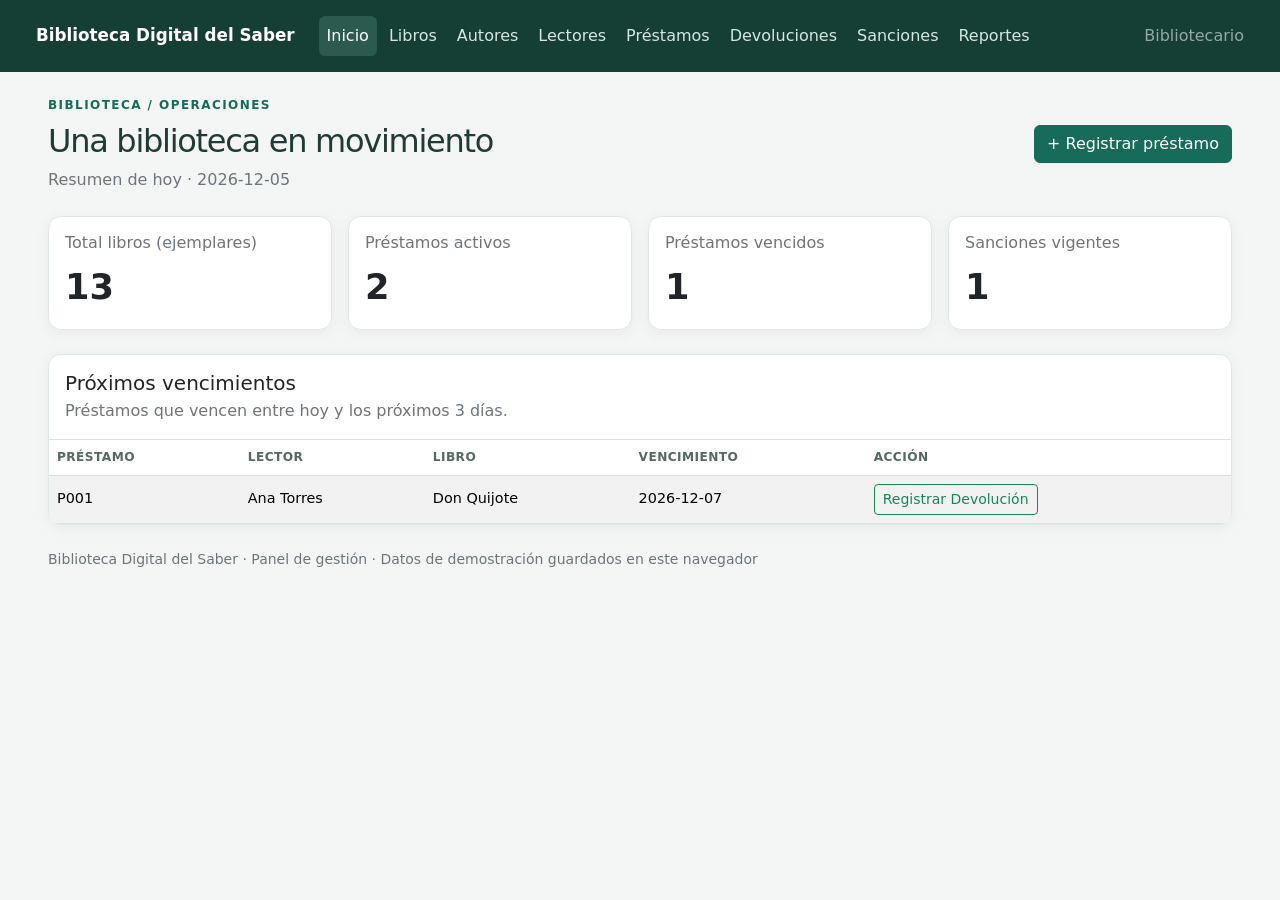
<file: index.html>
<!doctype html>
<html lang="es">
<head>
  <meta charset="utf-8">
  <meta name="viewport" content="width=device-width, initial-scale=1">
  <title>Inicio · Biblioteca Digital del Saber</title>
  <link href="https://cdn.jsdelivr.net/npm/bootstrap@5.3.8/dist/css/bootstrap.min.css" rel="stylesheet" integrity="sha384-sRIl4kxILFvY47J16cr9ZwB07vP4J8+LH7qKQnuqkuIAvNWLzeN8tE5YBujZqJLB" crossorigin="anonymous">
  <link rel="stylesheet" href="src/css/biblioteca.css">
  <script defer src="https://cdn.jsdelivr.net/npm/bootstrap@5.3.8/dist/js/bootstrap.bundle.min.js" integrity="sha384-FKyoEForCGlyvwx9Hj09JcYn3nv7wiPVlz7YYwJrWVcXK/BmnVDxM+D2scQbITxI" crossorigin="anonymous"></script>
  <script defer src="src/js/biblioteca.js"></script>
</head>
<body data-page="index">
  <a class="visually-hidden-focusable p-3" href="#contenido">Saltar al contenido</a>
  <header id="cabecera"></header>
  <main id="contenido" class="container-fluid px-lg-5 py-4" tabindex="-1">
    <div id="avisos" aria-live="polite"></div>
    <div id="vista"></div>
    <noscript><p class="alert alert-warning">Activa JavaScript para gestionar la biblioteca.</p></noscript>
  </main>
  <footer class="container-fluid px-lg-5 pb-4 text-secondary small">Biblioteca Digital del Saber · Panel de gestión · Datos de demostración guardados en este navegador</footer>
  <div id="modal-container"></div>
</body>
</html>
</file>
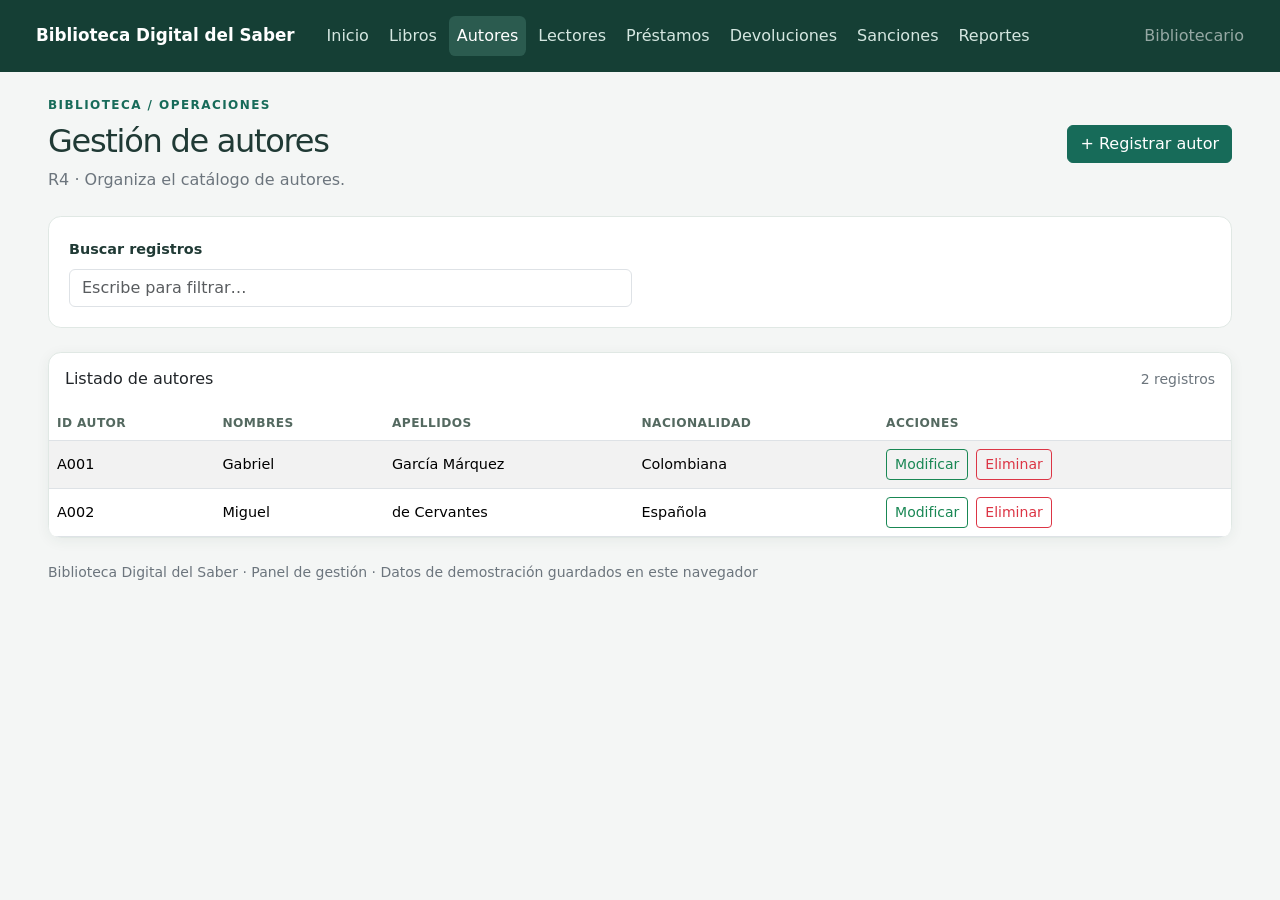
<file: src/pags/autores.html>
<!doctype html>
<html lang="es">
<head>
  <meta charset="utf-8">
  <meta name="viewport" content="width=device-width, initial-scale=1">
  <title>Autores · Biblioteca Digital del Saber</title>
  <link href="https://cdn.jsdelivr.net/npm/bootstrap@5.3.8/dist/css/bootstrap.min.css" rel="stylesheet" integrity="sha384-sRIl4kxILFvY47J16cr9ZwB07vP4J8+LH7qKQnuqkuIAvNWLzeN8tE5YBujZqJLB" crossorigin="anonymous">
  <link rel="stylesheet" href="../css/biblioteca.css">
  <script defer src="https://cdn.jsdelivr.net/npm/bootstrap@5.3.8/dist/js/bootstrap.bundle.min.js" integrity="sha384-FKyoEForCGlyvwx9Hj09JcYn3nv7wiPVlz7YYwJrWVcXK/BmnVDxM+D2scQbITxI" crossorigin="anonymous"></script>
  <script defer src="../js/biblioteca.js"></script>
</head>
<body data-page="autores">
  <a class="visually-hidden-focusable p-3" href="#contenido">Saltar al contenido</a>
  <header id="cabecera"></header>
  <main id="contenido" class="container-fluid px-lg-5 py-4" tabindex="-1">
    <div id="avisos" aria-live="polite"></div>
    <div id="vista"></div>
    <noscript><p class="alert alert-warning">Activa JavaScript para gestionar la biblioteca.</p></noscript>
  </main>
  <footer class="container-fluid px-lg-5 pb-4 text-secondary small">Biblioteca Digital del Saber · Panel de gestión · Datos de demostración guardados en este navegador</footer>
  <div id="modal-container"></div>
</body>
</html>
</file>
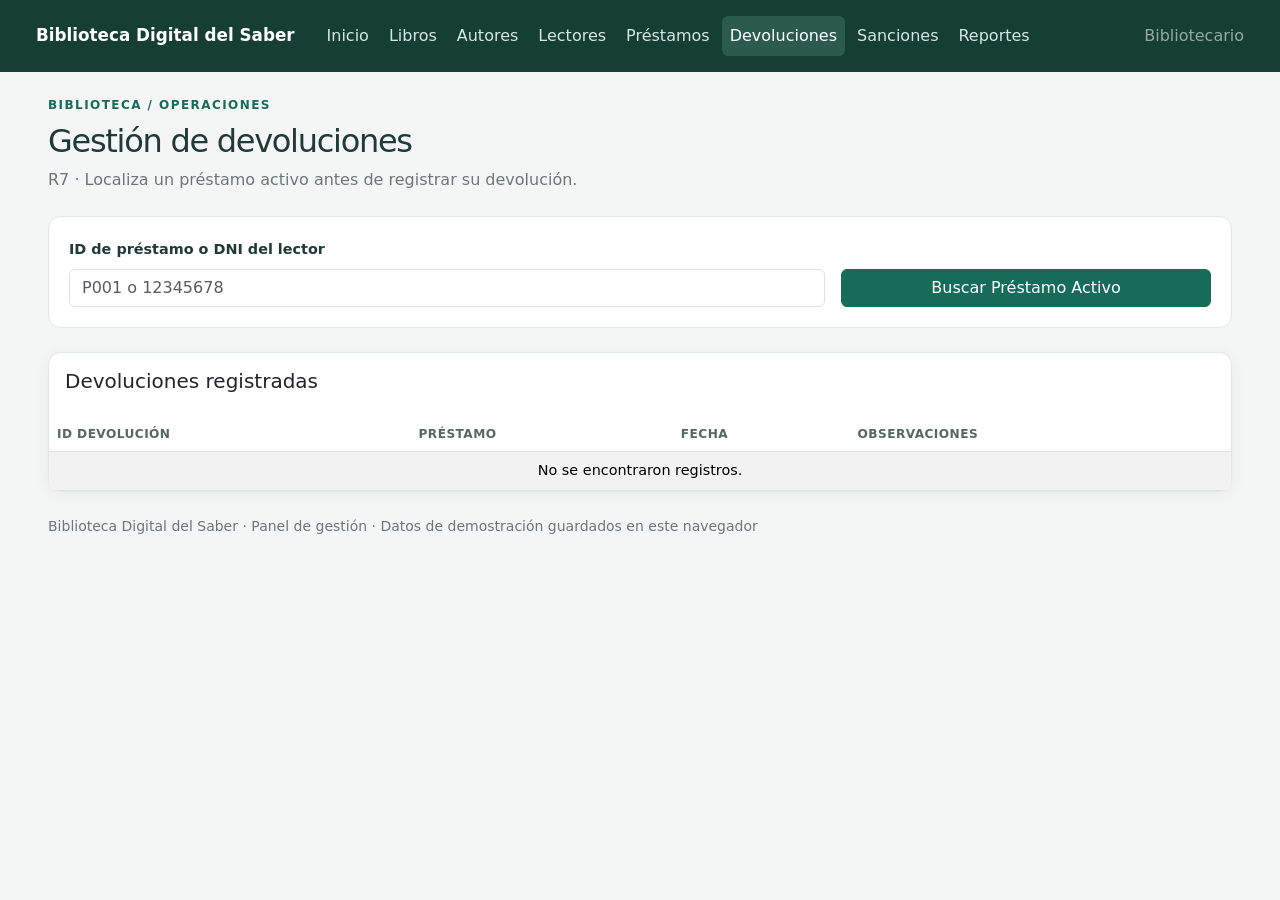
<file: src/pags/devoluciones.html>
<!doctype html>
<html lang="es">
<head>
  <meta charset="utf-8">
  <meta name="viewport" content="width=device-width, initial-scale=1">
  <title>Devoluciones · Biblioteca Digital del Saber</title>
  <link href="https://cdn.jsdelivr.net/npm/bootstrap@5.3.8/dist/css/bootstrap.min.css" rel="stylesheet" integrity="sha384-sRIl4kxILFvY47J16cr9ZwB07vP4J8+LH7qKQnuqkuIAvNWLzeN8tE5YBujZqJLB" crossorigin="anonymous">
  <link rel="stylesheet" href="../css/biblioteca.css">
  <script defer src="https://cdn.jsdelivr.net/npm/bootstrap@5.3.8/dist/js/bootstrap.bundle.min.js" integrity="sha384-FKyoEForCGlyvwx9Hj09JcYn3nv7wiPVlz7YYwJrWVcXK/BmnVDxM+D2scQbITxI" crossorigin="anonymous"></script>
  <script defer src="../js/biblioteca.js"></script>
</head>
<body data-page="devoluciones">
  <a class="visually-hidden-focusable p-3" href="#contenido">Saltar al contenido</a>
  <header id="cabecera"></header>
  <main id="contenido" class="container-fluid px-lg-5 py-4" tabindex="-1">
    <div id="avisos" aria-live="polite"></div>
    <div id="vista"></div>
    <noscript><p class="alert alert-warning">Activa JavaScript para gestionar la biblioteca.</p></noscript>
  </main>
  <footer class="container-fluid px-lg-5 pb-4 text-secondary small">Biblioteca Digital del Saber · Panel de gestión · Datos de demostración guardados en este navegador</footer>
  <div id="modal-container"></div>
</body>
</html>
</file>
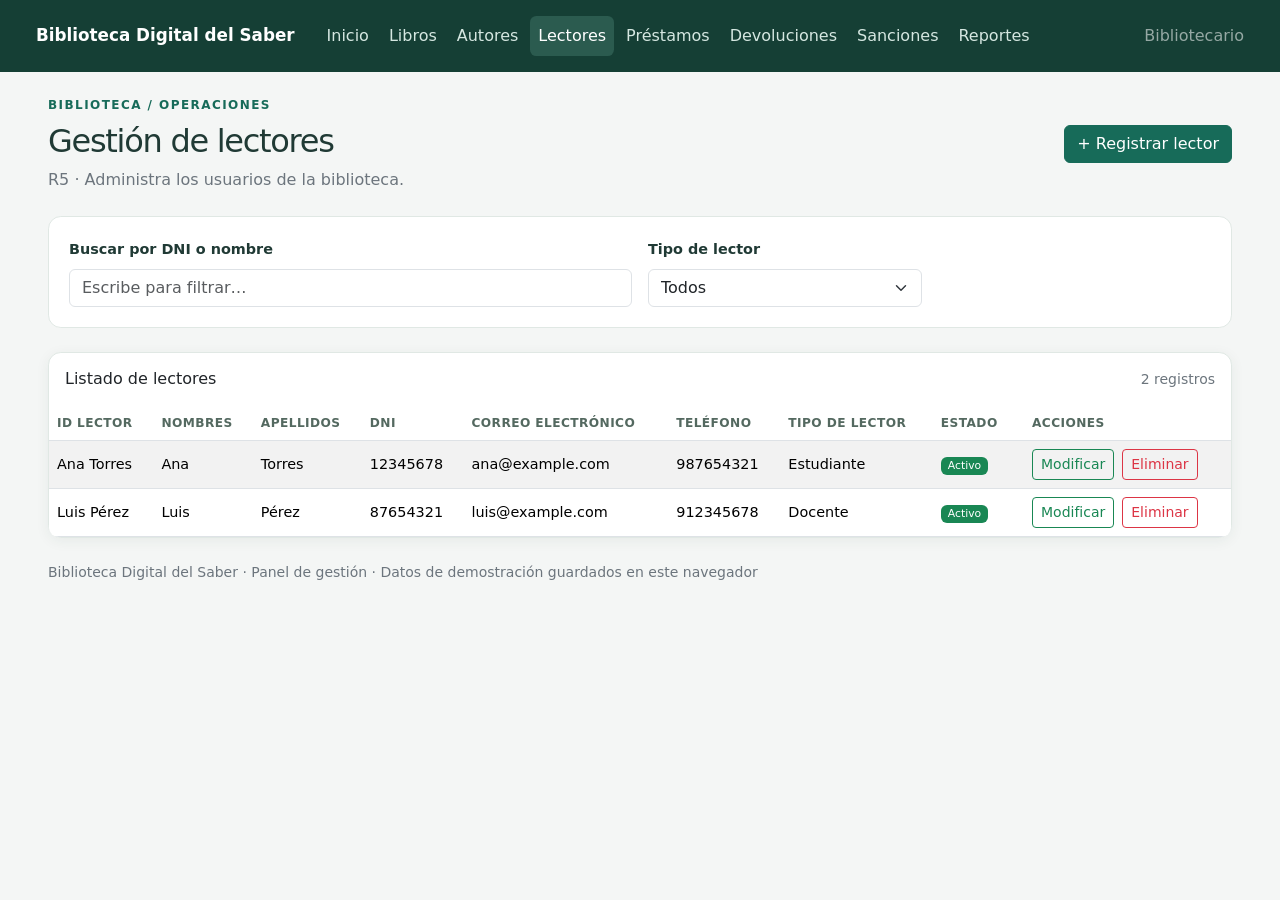
<file: src/pags/lectores.html>
<!doctype html>
<html lang="es">
<head>
  <meta charset="utf-8">
  <meta name="viewport" content="width=device-width, initial-scale=1">
  <title>Lectores · Biblioteca Digital del Saber</title>
  <link href="https://cdn.jsdelivr.net/npm/bootstrap@5.3.8/dist/css/bootstrap.min.css" rel="stylesheet" integrity="sha384-sRIl4kxILFvY47J16cr9ZwB07vP4J8+LH7qKQnuqkuIAvNWLzeN8tE5YBujZqJLB" crossorigin="anonymous">
  <link rel="stylesheet" href="../css/biblioteca.css">
  <script defer src="https://cdn.jsdelivr.net/npm/bootstrap@5.3.8/dist/js/bootstrap.bundle.min.js" integrity="sha384-FKyoEForCGlyvwx9Hj09JcYn3nv7wiPVlz7YYwJrWVcXK/BmnVDxM+D2scQbITxI" crossorigin="anonymous"></script>
  <script defer src="../js/biblioteca.js"></script>
</head>
<body data-page="lectores">
  <a class="visually-hidden-focusable p-3" href="#contenido">Saltar al contenido</a>
  <header id="cabecera"></header>
  <main id="contenido" class="container-fluid px-lg-5 py-4" tabindex="-1">
    <div id="avisos" aria-live="polite"></div>
    <div id="vista"></div>
    <noscript><p class="alert alert-warning">Activa JavaScript para gestionar la biblioteca.</p></noscript>
  </main>
  <footer class="container-fluid px-lg-5 pb-4 text-secondary small">Biblioteca Digital del Saber · Panel de gestión · Datos de demostración guardados en este navegador</footer>
  <div id="modal-container"></div>
</body>
</html>
</file>
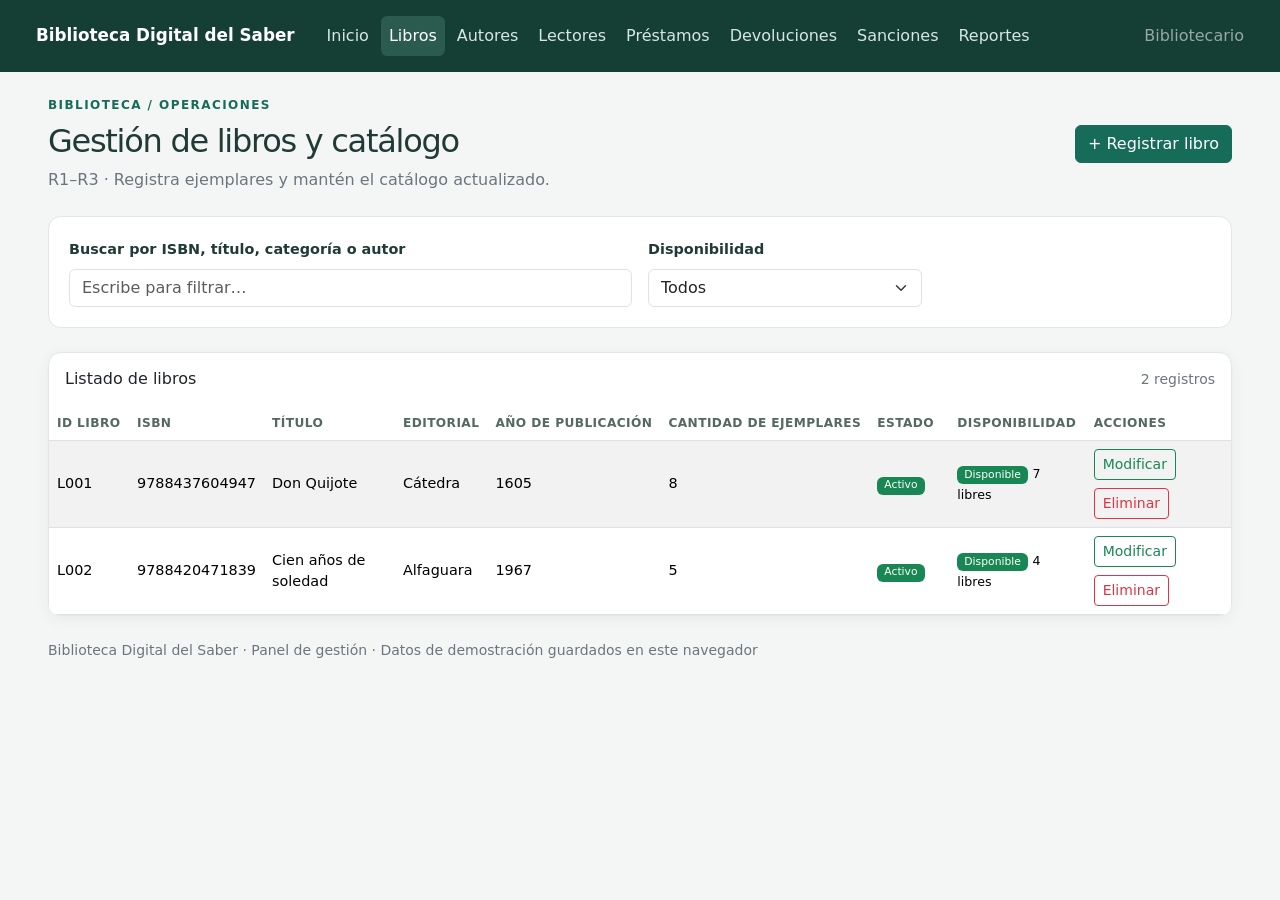
<file: src/pags/libros.html>
<!doctype html>
<html lang="es">
<head>
  <meta charset="utf-8">
  <meta name="viewport" content="width=device-width, initial-scale=1">
  <title>Libros y catálogo · Biblioteca Digital del Saber</title>
  <link href="https://cdn.jsdelivr.net/npm/bootstrap@5.3.8/dist/css/bootstrap.min.css" rel="stylesheet" integrity="sha384-sRIl4kxILFvY47J16cr9ZwB07vP4J8+LH7qKQnuqkuIAvNWLzeN8tE5YBujZqJLB" crossorigin="anonymous">
  <link rel="stylesheet" href="../css/biblioteca.css">
  <script defer src="https://cdn.jsdelivr.net/npm/bootstrap@5.3.8/dist/js/bootstrap.bundle.min.js" integrity="sha384-FKyoEForCGlyvwx9Hj09JcYn3nv7wiPVlz7YYwJrWVcXK/BmnVDxM+D2scQbITxI" crossorigin="anonymous"></script>
  <script defer src="../js/biblioteca.js"></script>
</head>
<body data-page="libros">
  <a class="visually-hidden-focusable p-3" href="#contenido">Saltar al contenido</a>
  <header id="cabecera"></header>
  <main id="contenido" class="container-fluid px-lg-5 py-4" tabindex="-1">
    <div id="avisos" aria-live="polite"></div>
    <div id="vista"></div>
    <noscript><p class="alert alert-warning">Activa JavaScript para gestionar la biblioteca.</p></noscript>
  </main>
  <footer class="container-fluid px-lg-5 pb-4 text-secondary small">Biblioteca Digital del Saber · Panel de gestión · Datos de demostración guardados en este navegador</footer>
  <div id="modal-container"></div>
</body>
</html>
</file>
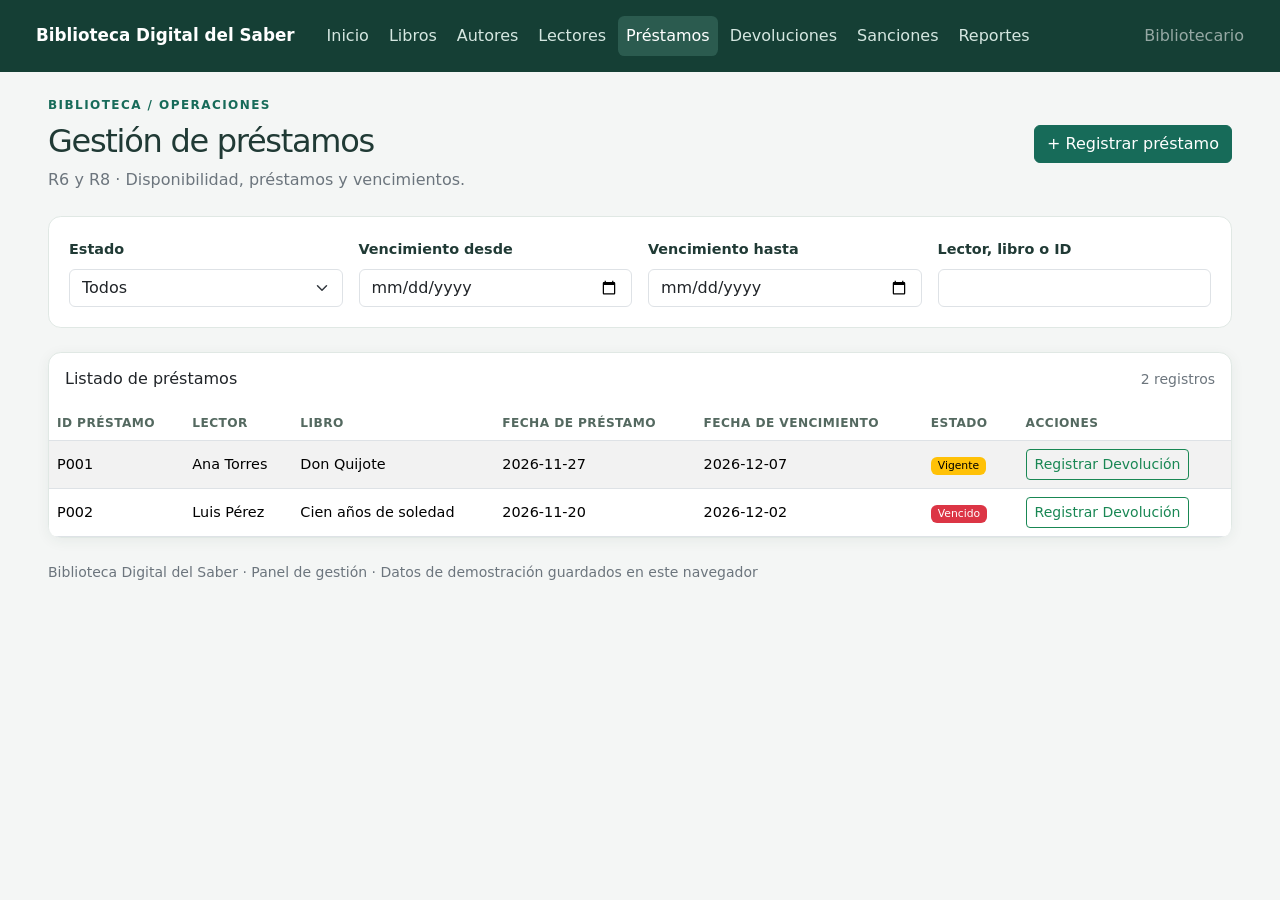
<file: src/pags/prestamos.html>
<!doctype html>
<html lang="es">
<head>
  <meta charset="utf-8">
  <meta name="viewport" content="width=device-width, initial-scale=1">
  <title>Préstamos · Biblioteca Digital del Saber</title>
  <link href="https://cdn.jsdelivr.net/npm/bootstrap@5.3.8/dist/css/bootstrap.min.css" rel="stylesheet" integrity="sha384-sRIl4kxILFvY47J16cr9ZwB07vP4J8+LH7qKQnuqkuIAvNWLzeN8tE5YBujZqJLB" crossorigin="anonymous">
  <link rel="stylesheet" href="../css/biblioteca.css">
  <script defer src="https://cdn.jsdelivr.net/npm/bootstrap@5.3.8/dist/js/bootstrap.bundle.min.js" integrity="sha384-FKyoEForCGlyvwx9Hj09JcYn3nv7wiPVlz7YYwJrWVcXK/BmnVDxM+D2scQbITxI" crossorigin="anonymous"></script>
  <script defer src="../js/biblioteca.js"></script>
</head>
<body data-page="prestamos">
  <a class="visually-hidden-focusable p-3" href="#contenido">Saltar al contenido</a>
  <header id="cabecera"></header>
  <main id="contenido" class="container-fluid px-lg-5 py-4" tabindex="-1">
    <div id="avisos" aria-live="polite"></div>
    <div id="vista"></div>
    <noscript><p class="alert alert-warning">Activa JavaScript para gestionar la biblioteca.</p></noscript>
  </main>
  <footer class="container-fluid px-lg-5 pb-4 text-secondary small">Biblioteca Digital del Saber · Panel de gestión · Datos de demostración guardados en este navegador</footer>
  <div id="modal-container"></div>
</body>
</html>
</file>
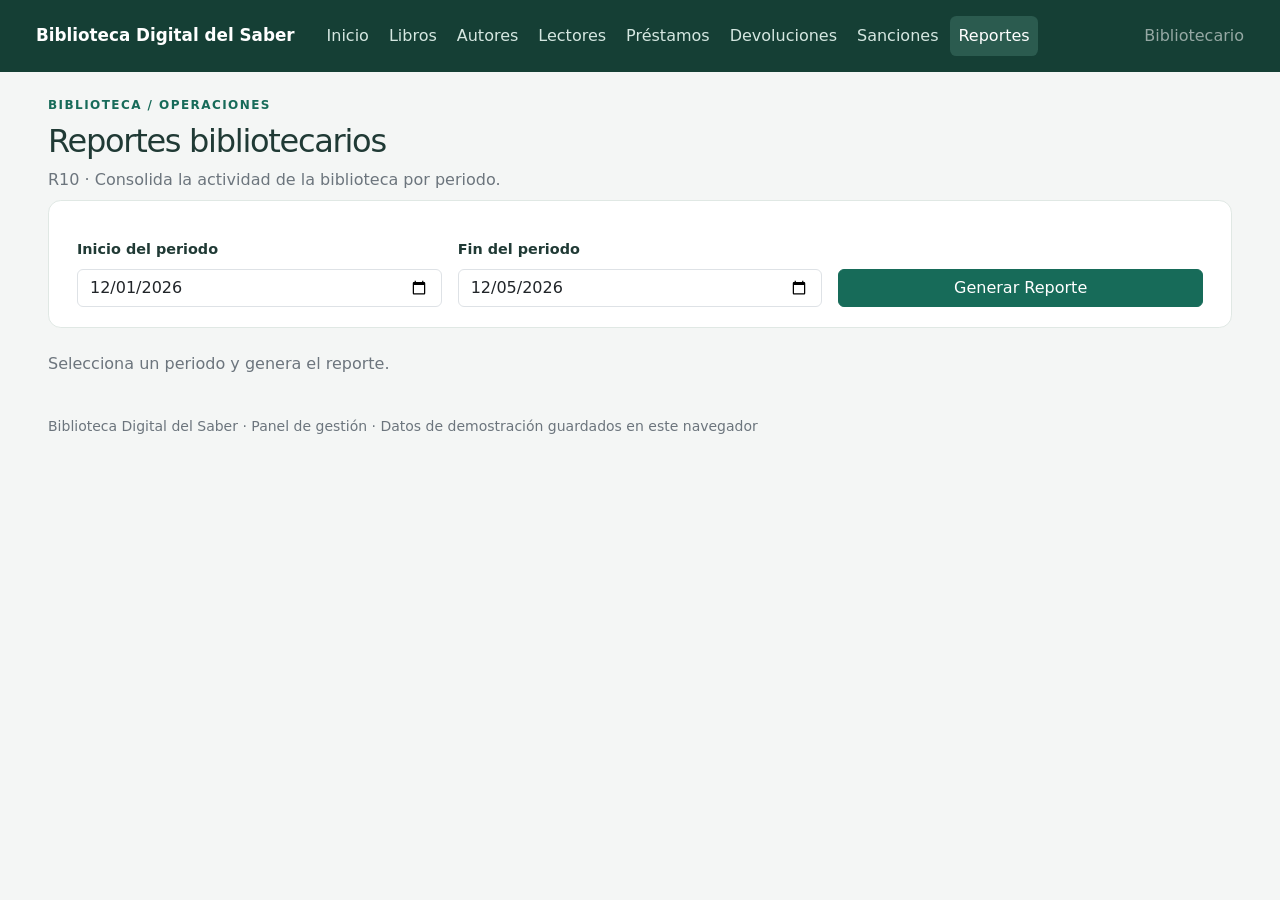
<file: src/pags/reportes.html>
<!doctype html>
<html lang="es">
<head>
  <meta charset="utf-8">
  <meta name="viewport" content="width=device-width, initial-scale=1">
  <title>Reportes · Biblioteca Digital del Saber</title>
  <link href="https://cdn.jsdelivr.net/npm/bootstrap@5.3.8/dist/css/bootstrap.min.css" rel="stylesheet" integrity="sha384-sRIl4kxILFvY47J16cr9ZwB07vP4J8+LH7qKQnuqkuIAvNWLzeN8tE5YBujZqJLB" crossorigin="anonymous">
  <link rel="stylesheet" href="../css/biblioteca.css">
  <script defer src="https://cdn.jsdelivr.net/npm/bootstrap@5.3.8/dist/js/bootstrap.bundle.min.js" integrity="sha384-FKyoEForCGlyvwx9Hj09JcYn3nv7wiPVlz7YYwJrWVcXK/BmnVDxM+D2scQbITxI" crossorigin="anonymous"></script>
  <script defer src="../js/biblioteca.js"></script>
</head>
<body data-page="reportes">
  <a class="visually-hidden-focusable p-3" href="#contenido">Saltar al contenido</a>
  <header id="cabecera"></header>
  <main id="contenido" class="container-fluid px-lg-5 py-4" tabindex="-1">
    <div id="avisos" aria-live="polite"></div>
    <div id="vista"></div>
    <noscript><p class="alert alert-warning">Activa JavaScript para gestionar la biblioteca.</p></noscript>
  </main>
  <footer class="container-fluid px-lg-5 pb-4 text-secondary small">Biblioteca Digital del Saber · Panel de gestión · Datos de demostración guardados en este navegador</footer>
  <div id="modal-container"></div>
</body>
</html>
</file>
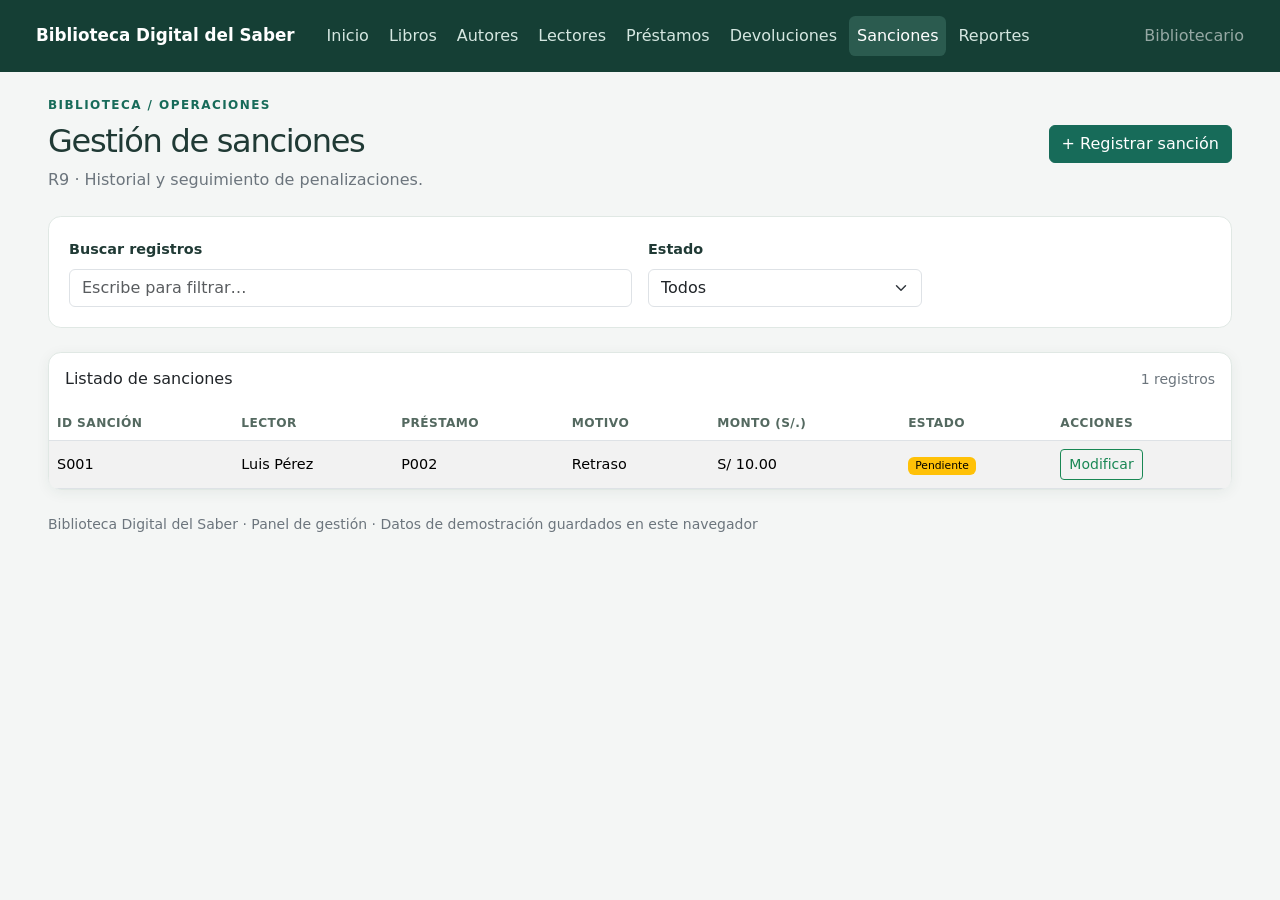
<file: src/pags/sanciones.html>
<!doctype html>
<html lang="es">
<head>
  <meta charset="utf-8">
  <meta name="viewport" content="width=device-width, initial-scale=1">
  <title>Sanciones · Biblioteca Digital del Saber</title>
  <link href="https://cdn.jsdelivr.net/npm/bootstrap@5.3.8/dist/css/bootstrap.min.css" rel="stylesheet" integrity="sha384-sRIl4kxILFvY47J16cr9ZwB07vP4J8+LH7qKQnuqkuIAvNWLzeN8tE5YBujZqJLB" crossorigin="anonymous">
  <link rel="stylesheet" href="../css/biblioteca.css">
  <script defer src="https://cdn.jsdelivr.net/npm/bootstrap@5.3.8/dist/js/bootstrap.bundle.min.js" integrity="sha384-FKyoEForCGlyvwx9Hj09JcYn3nv7wiPVlz7YYwJrWVcXK/BmnVDxM+D2scQbITxI" crossorigin="anonymous"></script>
  <script defer src="../js/biblioteca.js"></script>
</head>
<body data-page="sanciones">
  <a class="visually-hidden-focusable p-3" href="#contenido">Saltar al contenido</a>
  <header id="cabecera"></header>
  <main id="contenido" class="container-fluid px-lg-5 py-4" tabindex="-1">
    <div id="avisos" aria-live="polite"></div>
    <div id="vista"></div>
    <noscript><p class="alert alert-warning">Activa JavaScript para gestionar la biblioteca.</p></noscript>
  </main>
  <footer class="container-fluid px-lg-5 pb-4 text-secondary small">Biblioteca Digital del Saber · Panel de gestión · Datos de demostración guardados en este navegador</footer>
  <div id="modal-container"></div>
</body>
</html>
</file>
<file: src/css/biblioteca.css>
:root{--bs-primary:#176b59;--bs-primary-rgb:23,107,89}body{background:#f4f6f5;color:#203a35}.navbar{background:#153f35}.navbar-brand{font-weight:700;white-space:normal;font-size:1.05rem}.navbar .nav-link{color:#d5e7e1}.navbar .nav-link.active{background:#2b5b4f;color:white;border-radius:.4rem}.btn-primary{--bs-btn-bg:#176b59;--bs-btn-border-color:#176b59;--bs-btn-hover-bg:#105343;--bs-btn-hover-border-color:#105343}.card{border:1px solid #e0e8e4;border-radius:.8rem;box-shadow:0 3px 14px #183e3210}.table{vertical-align:middle;font-size:.9rem}.table th{white-space:nowrap;color:#546960;font-size:.76rem;text-transform:uppercase;letter-spacing:.035em}.table td{min-width:80px}.table-responsive{border-radius:.6rem}h1{font-weight:700;letter-spacing:-.04em}.eyebrow{font-size:.75rem;font-weight:700;letter-spacing:.12em;color:#176b59;text-transform:uppercase}.kpi{font-size:2.2rem;font-weight:700}.form-label{font-weight:600;font-size:.9rem}.toolbar{background:white;border:1px solid #e0e8e4;border-radius:.8rem;padding:1.25rem}.badge{font-weight:500}.btn:focus-visible,.form-control:focus,.form-select:focus{box-shadow:0 0 0 .2rem #176b5930}.modal-header{background:#f1f7f4}.empty{text-align:center;padding:3rem;color:#6c757d}.report-bar{height:16px;background:#dbeee6;border-radius:8px;overflow:hidden}.report-bar>span{display:block;height:100%;background:#176b59}@media print{header,footer,.toolbar,.btn,#avisos{display:none!important}.card{box-shadow:none}body{background:white}}
</file>
